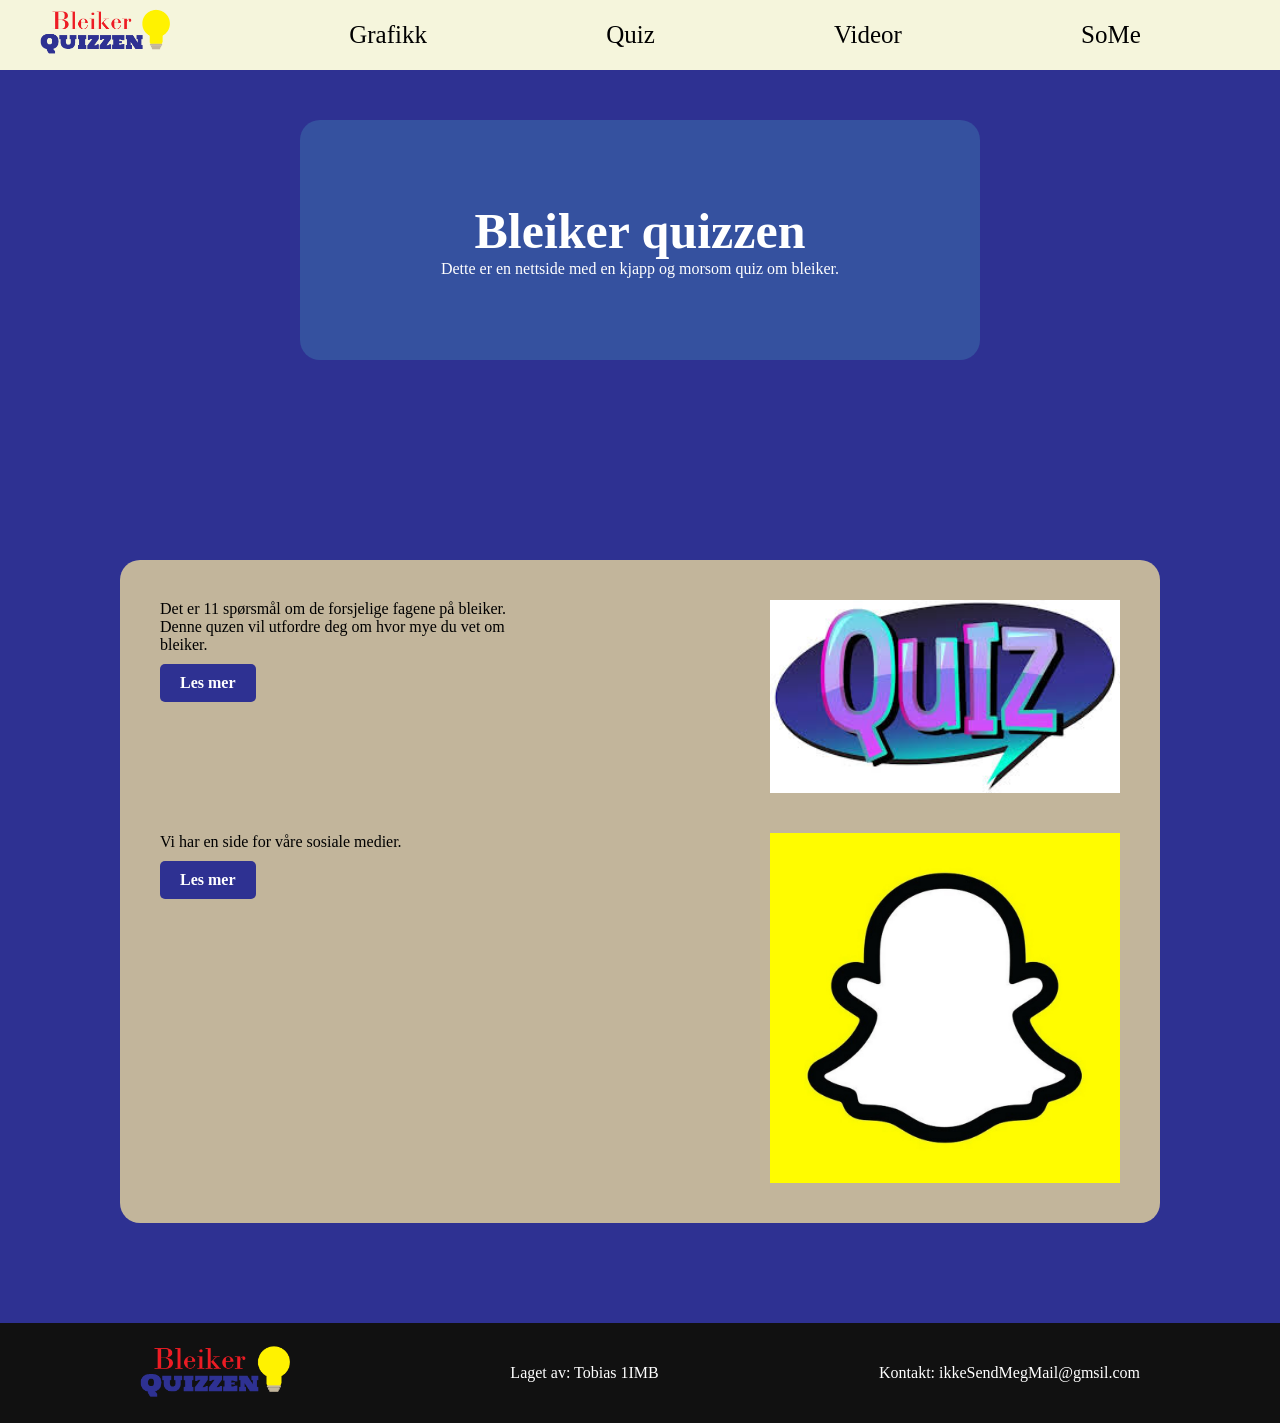
<file: index.html>
<html lang="nb">
<head>
    <meta charset="UTF-8">
    <meta name="viewport" content="width=device-width, initial-scale=1.0">
    <title>Document</title>
    <link rel="stylesheet" href="./css/main.css">
    <script src="./js/script.js" defer></script>
</head>
<body>
    <nav>
        <ul> 
            <div id="logoDiv">
                <li><a href="./index.html"><img src="./img/logo.png" alt="" id="Logo"></a></li>
            </div>
            <div id="linkTilHtml">
                <li><a href="./html/grafikk.html" class="Buttonsnav">Grafikk</a></li>
                <li><a href="./html/quiz.html" class="Buttonsnav">Quiz</a></li>
                <li><a href="./html/videoer.html" class="Buttonsnav">Videor</a></li> 
                <li><a href="./html/SoMe.html" class="Buttonsnav">SoMe</a></li>
            </div>
        </ul>
    </nav>
    <section class="hero">
        <h1 id="tilte">Bleiker quizzen</h1>
       <p>Dette er en nettside med en kjapp og morsom quiz om bleiker.</p>
        




    </section>
    
    <div id="mainbox">
        <div id="box1" class="box">
            <div id="textbox1" class="textbox">
                <p>Det er 11 spørsmål om de forsjelige fagene på bleiker. Denne quzen vil utfordre deg om hvor mye du vet om bleiker.</p>
                <a href="./html/quiz.html" class="button">Les mer</a>
            </div>
            <img src="./img/Quizimg.jpg" alt="" id="picture1" class="picture">
        
        </div>
       
        <div id="box2" class="box">
            <div id="textbox1" class="textbox">
                <p>Vi har en side for våre sosiale medier.</p>
                <a href="./html/SoMe.html" class="button">Les mer</a>
            </div>
            <img src="./img/sosialemedierbilde.jpg" alt="" id="picture2" class="picture">
            
        </div>
        
        

    </div>

    <footer id="footer">
    <div class="footer-content">
        <img src="../img/logo.png" alt="Logo" class="footer-logo">

        <p class="footer-center">Laget av: Tobias 1IMB</p>

        <p class="footer-right">Kontakt: ikkeSendMegMail@gmsil.com</p>
    </div>
</footer>















    
</body>
</html>
</file>
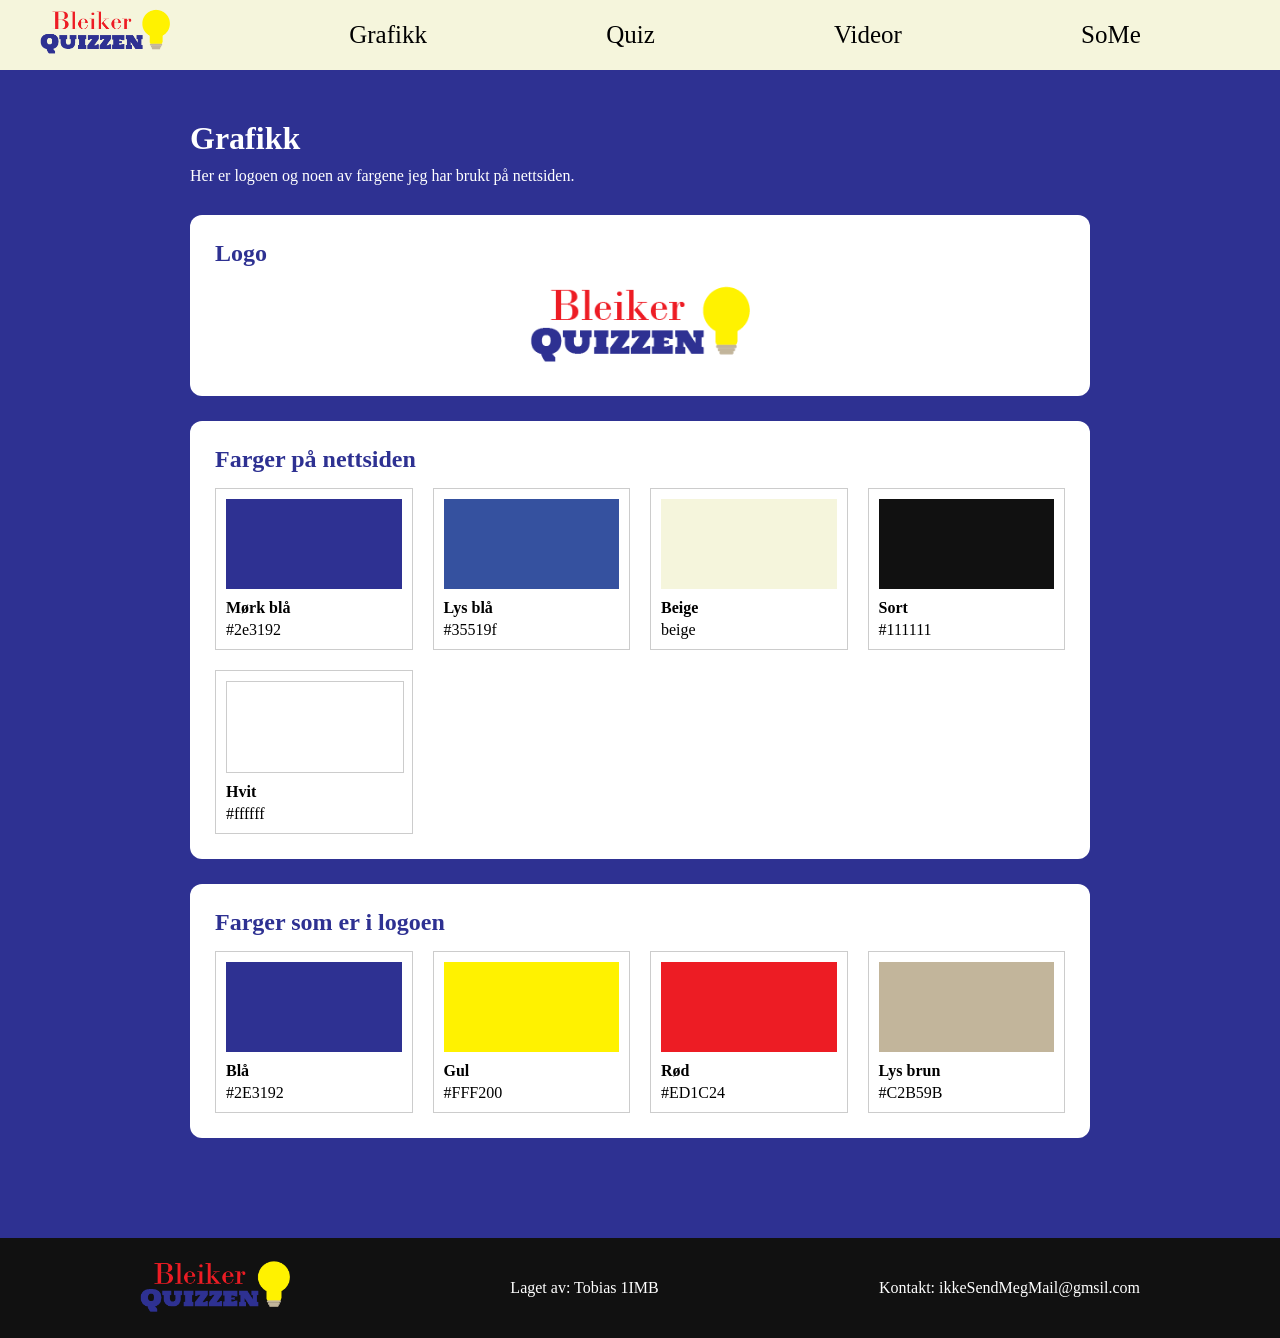
<file: html/grafikk.html>
<!DOCTYPE html>
<html lang="nb">
<head>
    <meta charset="UTF-8">
    <meta name="viewport" content="width=device-width, initial-scale=1.0">
    <title>Grafikk</title>
    <link rel="stylesheet" href="../css/grafikk.css">
    <link rel="stylesheet" href="../css/main.css">
</head>
<body>
    <nav>
        <ul>
            <div id="logoDiv">
                <li><a href="../index.html"><img src="../img/logo.png" alt="" id="Logo"></a></li>
            </div>
            <div id="linkTilHtml">
                <li><a href="../html/grafikk.html" class="Buttonsnav">Grafikk</a></li>
                <li><a href="../html/quiz.html" class="Buttonsnav">Quiz</a></li>
                <li><a href="../html/videoer.html" class="Buttonsnav">Videor</a></li>
                <li><a href="../html/SoMe.html" class="Buttonsnav">SoMe</a></li>
            </div>
        </ul>
    </nav>

    <main class="sidegrafikk">
        <h1>Grafikk</h1>
        <p class="intro">Her er logoen og noen av fargene jeg har brukt på nettsiden.</p>

        <section class="del">
            <h2>Logo</h2>
            <img src="../img/logo.png" alt="Logoen til nettsiden" class="logo">
        </section>

        <section class="del">
            <h2>Farger på nettsiden</h2>
            <div class="farger">
                <div class="kort">
                    <div class="farge vis-blaa"></div>
                    <p>Mørk blå</p>
                    <span>#2e3192</span>
                </div>
                <div class="kort">
                    <div class="farge vis-lysblaa"></div>
                    <p>Lys blå</p>
                    <span>#35519f</span>
                </div>
                <div class="kort">
                    <div class="farge vis-beige"></div>
                    <p>Beige</p>
                    <span>beige</span>
                </div>
                <div class="kort">
                    <div class="farge vis-sort"></div>
                    <p>Sort</p>
                    <span>#111111</span>
                </div>
                <div class="kort">
                    <div class="farge vis-hvit"></div>
                    <p>Hvit</p>
                    <span>#ffffff</span>
                </div>
            </div>
        </section>

        <section class="del">
            <h2>Farger som er i logoen</h2>
            <div class="farger">
                <div class="kort">
                    <div class="farge vis-logo-blaa"></div>
                    <p>Blå</p>
                    <span>#2E3192</span>
                </div>
                <div class="kort">
                    <div class="farge vis-logo-gul"></div>
                    <p>Gul</p>
                    <span>#FFF200</span>
                </div>
                <div class="kort">
                    <div class="farge vis-logo-roed"></div>
                    <p>Rød</p>
                    <span>#ED1C24</span>
                </div>
                <div class="kort">
                    <div class="farge vis-logo-beige"></div>
                    <p>Lys brun</p>
                    <span>#C2B59B</span>
                </div>
            </div>
        </section>
    </main>

    <footer id="footer">
        <div class="footer-content">
            <img src="../img/logo.png" alt="Logo" class="footer-logo">
            <p class="footer-center">Laget av: Tobias 1IMB</p>
            <p class="footer-right">Kontakt: ikkeSendMegMail@gmsil.com</p>
        </div>
    </footer>
</body>
</html>
</file>
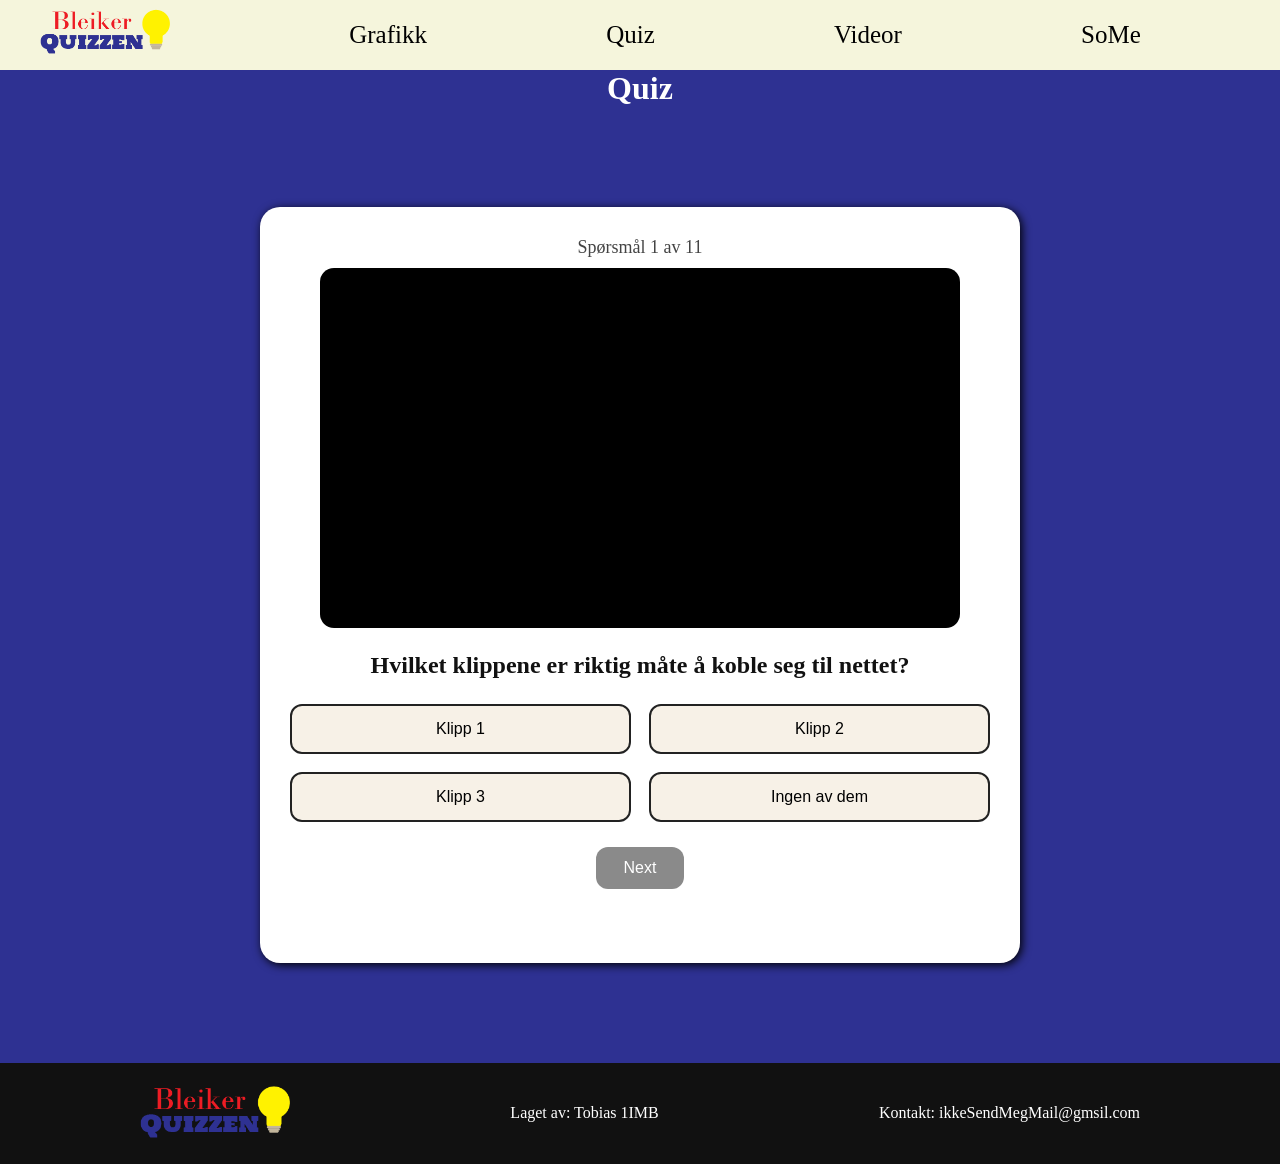
<file: html/quiz.html>
<!DOCTYPE html>
<html lang="nb">
<head>
    <meta charset="UTF-8">
    <meta name="viewport" content="width=device-width, initial-scale=1.0">
    <title>Quiz</title>
    <link rel="stylesheet" href="../css/quiz.css">
    <link rel="stylesheet" href="../css/main.css">
    <script src="../js/script.js" defer></script>
</head>
<body>
    <nav>
        <ul>
            <div id="logoDiv">
                <li><a href="../index.html"><img src="../img/logo.png" alt="" id="Logo"></a></li>
            </div>
            <div id="linkTilHtml">
                <li><a href="../html/grafikk.html" class="Buttonsnav">Grafikk</a></li>
                <li><a href="../html/quiz.html" class="Buttonsnav">Quiz</a></li>
                <li><a href="../html/videoer.html" class="Buttonsnav">Videor</a></li>
                <li><a href="../html/SoMe.html" class="Buttonsnav">SoMe</a></li>
            </div>
        </ul>
    </nav>

    <div class="sidequiz">
        <h1>Quiz</h1>
        <div id="boks">
            <div id="innhold">
                <p id="status"></p>
                <div id="media"></div>
                <h2 id="sporsmal"></h2>
                <div id="valg"></div>
                <button id="neste">Next</button>
                <button id="start-pa-nytt">Prøv på nytt</button>
                <p id="melding"></p>

                <div id="lagring">
                    <label for="navn">Navn</label>
                    <input type="text" id="navn" placeholder="Skriv navnet ditt">
                    <button id="lagre-score">Lagre score</button>
                </div>

                <div id="toppliste">
                    <h3>Scoreboard</h3>
                    <ol id="liste"></ol>
                </div>
            </div>
        </div>
    </div>

    <footer id="footer">
        <div class="footer-content">
            <img src="../img/logo.png" alt="Logo" class="footer-logo">
            <p class="footer-center">Laget av: Tobias 1IMB</p>
            <p class="footer-right">Kontakt: ikkeSendMegMail@gmsil.com</p>
        </div>
    </footer>
</body>
</html>
</file>
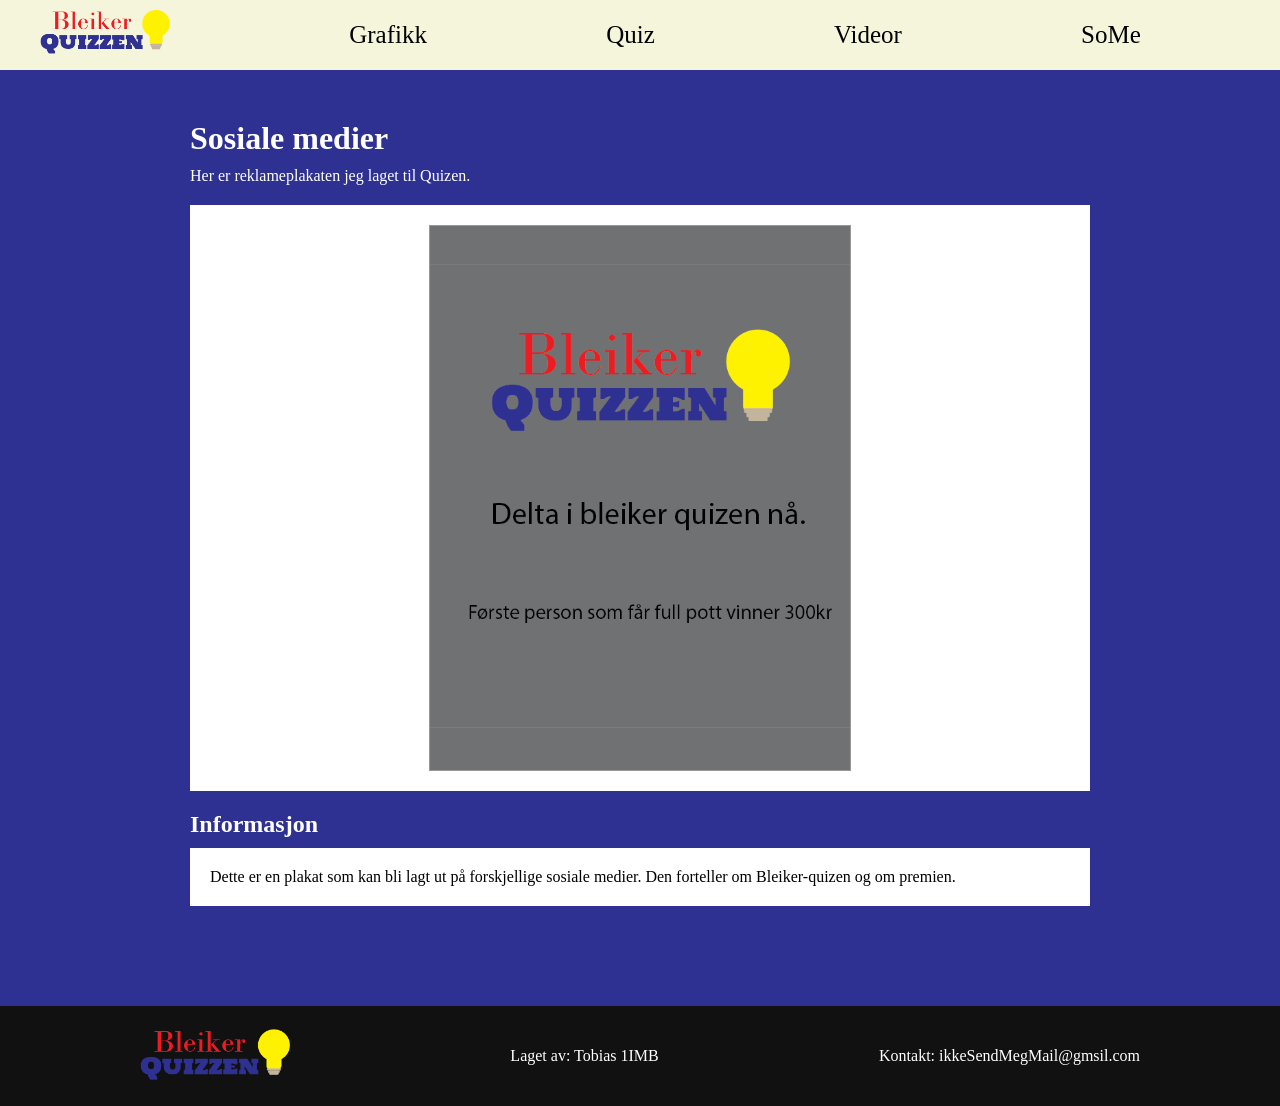
<file: html/SoMe.html>
<!DOCTYPE html>
<html lang="nb">
<head>
    <meta charset="UTF-8">
    <meta name="viewport" content="width=device-width, initial-scale=1.0">
    <title>SoMe</title>
    <link rel="stylesheet" href="../css/some.css">
    <link rel="stylesheet" href="../css/main.css">
</head>
<body>
    <nav>
        <ul>
            <div id="logoDiv">
                <li><a href="../index.html"><img src="../img/logo.png" alt="" id="Logo"></a></li>
            </div>
            <div id="linkTilHtml">
                <li><a href="../html/grafikk.html" class="Buttonsnav">Grafikk</a></li>
                <li><a href="../html/quiz.html" class="Buttonsnav">Quiz</a></li>
                <li><a href="../html/videoer.html" class="Buttonsnav">Videor</a></li>
                <li><a href="../html/SoMe.html" class="Buttonsnav">SoMe</a></li>
            </div>
        </ul>
    </nav>

    <main class="side">
        <h1>Sosiale medier</h1>
        <p class="intro">Her er reklameplakaten jeg laget til Quizen.</p>

        <section class="plakat">
            <img src="../img/Reklameplakkat.png" alt="Reklameplakat" class="plakatbilde">
        </section>

        <section class="info">
            <h2>Informasjon</h2>
            <div class="infoboks">
                <p>Dette er en plakat som kan bli lagt ut på forskjellige sosiale medier. Den forteller om Bleiker-quizen og om premien.</p>
            </div>
        </section>
    </main>

    <footer id="footer">
        <div class="footer-content">
            <img src="../img/logo.png" alt="Logo" class="footer-logo">
            <p class="footer-center">Laget av: Tobias 1IMB</p>
            <p class="footer-right">Kontakt: ikkeSendMegMail@gmsil.com</p>
        </div>
    </footer>
</body>
</html>
</file>
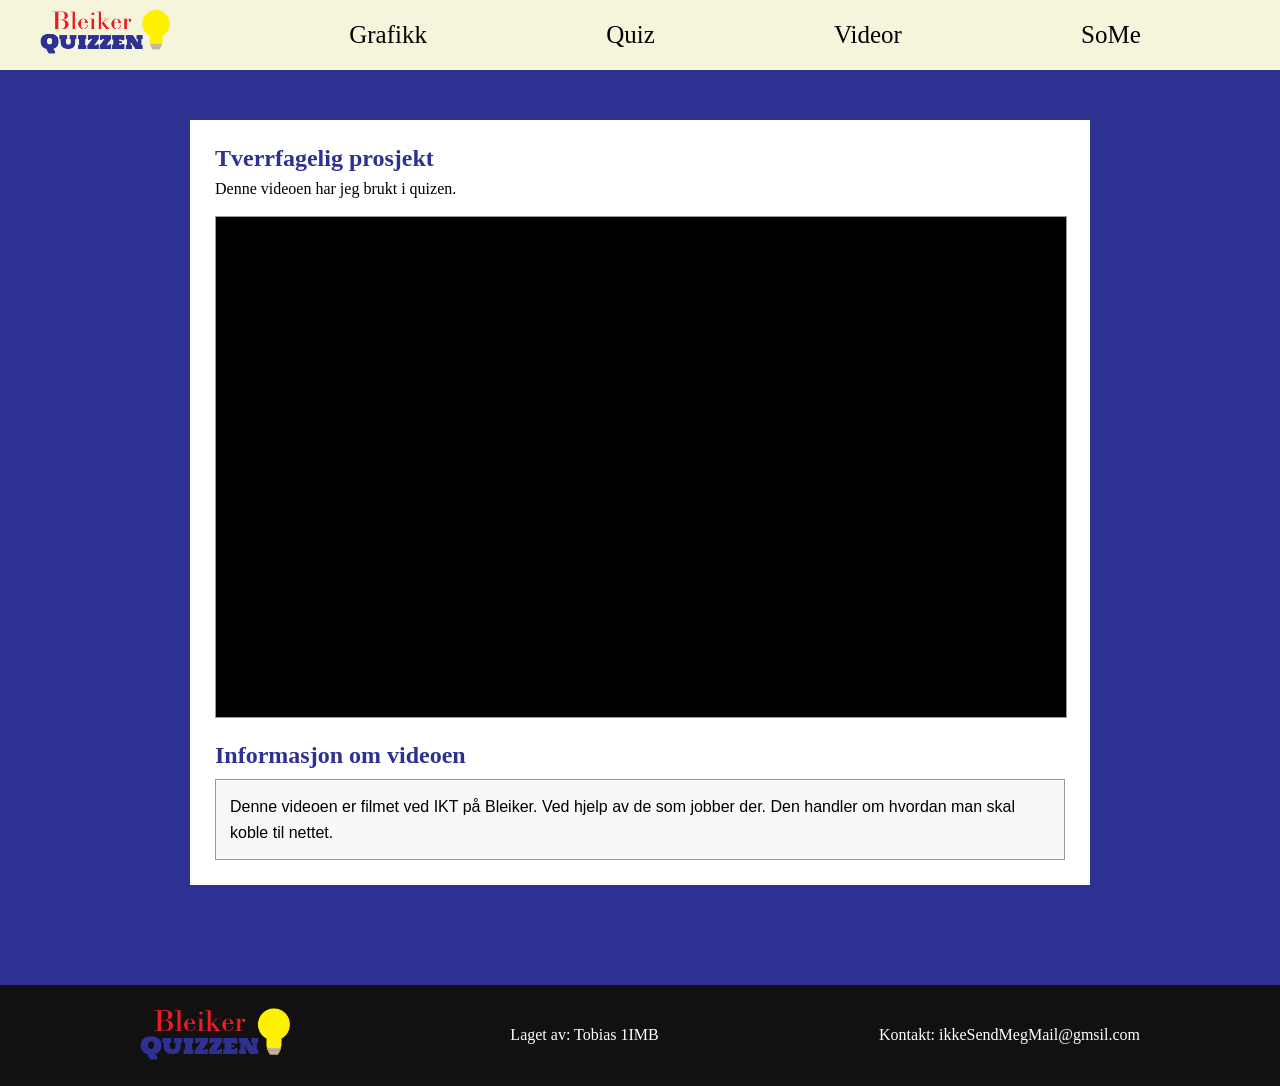
<file: html/videoer.html>
<!DOCTYPE html>
<html lang="nb">
<head>
    <meta charset="UTF-8">
    <meta name="viewport" content="width=device-width, initial-scale=1.0">
    <title>Videoer</title>
    <link rel="stylesheet" href="../css/main.css">
</head>
<body>
    <nav>
        <ul>
            <div id="logoDiv">
                <li><a href="../index.html"><img src="../img/logo.png" alt="" id="Logo"></a></li>
            </div>
            <div id="linkTilHtml">
                <li><a href="../html/grafikk.html" class="Buttonsnav">Grafikk</a></li>
                <li><a href="../html/quiz.html" class="Buttonsnav">Quiz</a></li>
                <li><a href="../html/videoer.html" class="Buttonsnav">Videor</a></li>
                <li><a href="../html/SoMe.html" class="Buttonsnav">SoMe</a></li>
            </div>
        </ul>
    </nav>

    <main class="videoside">
        <section class="videoboks">
            <h1>Tverrfagelig prosjekt</h1>
            <p>Denne videoen har jeg brukt i quizen.</p>
            <div class="film">
                <iframe
                    src="https://drive.google.com/file/d/159pK47cnHpPJhpwnUNavPq-AstVIO68z/preview"
                    allow="autoplay">
                </iframe>
            </div>
            <div class="infofelt">
                <h2>Informasjon om videoen</h2>
                <div class="infoboks-video">
                    <p>Denne videoen er filmet ved IKT på Bleiker. Ved hjelp av de som jobber der. Den handler om hvordan man skal koble til nettet.</p>
                </div>
            </div>
        </section>
    </main>

    <footer id="footer">
        <div class="footer-content">
            <img src="../img/logo.png" alt="Logo" class="footer-logo">
            <p class="footer-center">Laget av: Tobias 1IMB</p>
            <p class="footer-right">Kontakt: ikkeSendMegMail@gmsil.com</p>
        </div>
    </footer>
</body>
</html>
</file>
<file: css/main.css>
*{
    margin: 0;
}

nav{
    background-color: beige;
    height: 70px;
}

ul{
    height: 100%;
    width: 100%;
    display: flex;
    list-style-type: none;
    justify-content: space-between;
    align-items: center;
}

#linkTilHtml{
    display: flex;
    justify-content: space-evenly;
    width: 100%;
}


footer{
    background-color: black;
    color: white;
    margin-top: 100px;
}
#Logo{
    width: 130px;
}
.Buttonsnav{
    color: black;
    text-decoration: none;  
    font-size: 25px;
    transition: transform 0.2s ease; 
}
.Buttonsnav:hover{
    text-decoration: underline;
    /* transform: scale(1.2); */
}
#tilte{
    color: rgb(255, 255, 255);
    text-align: center;
    margin: 0px;
    font-size: 50px;
}
.Buttonhomepage{
    border-radius: 20px;
    padding: 10px;
    background-color: black;
    color: white;
}

.container{
    display: flex;
    justify-content: center;
    gap: 30px;
    width: 100%;
    margin-top: 20px;
    width: 100%;
}
body{
    background-color: #2e3192;
    overflow-x: hidden;
}

.hero {
    background-color: #35519f;
    color: white;
    width: 50%;
    height: 200px;
    display: flex;
    justify-content: center;
    align-items: center;
    margin: 0 auto;
    flex-direction: column;
    margin-top: 50px;
    padding: 20px;
    border-radius: 20px;
}

#footer {
    background-color: #111;
    color: white;
    padding: 20px 0;
}

.footer-content {
    max-width: 1000px;
    margin: 0 auto;
    padding: 0 20px;
    display: flex;
    align-items: center;
    justify-content: space-between;
}
.footer-center {
    text-align: center;
    flex: 1; 
}
.footer-right {
    text-align: right;
}
.footer-logo {
    width: 150px;
}
.footer-content p {
    margin: 0;
}
#textbox1{
    width: 100px;
}
.picture{
    width: 350px;
    display: flex;
    margin-left: 200px;
}
.box {
    display: flex;
    align-items: center;
    gap: 20px;
    padding: 20px;
    
}
.textbox {
    flex: 1;
    height: 70%;
}
#mainbox{
    margin: 0 auto;
    margin-top: 200px;
    background-color: c2b59b;
    max-width: 1000px;
    padding: 20px;
    border-radius: 20px;

}
.box {
    display: flex;
    align-items: flex-start;
    gap: 20px;
}
.button {
    display: inline-block;
    padding: 10px 20px;
    margin-top: 10px;
    background-color: #2e3192;
    color: white;
    text-decoration: none;
    border-radius: 5px;
    font-weight: bold;
    transition: background-color 0.3s;
}

.button:hover {
    background-color: #0056b3;
}

.videoside {
    width: min(900px, 92%);
    margin: 50px auto 0;
}

.videoboks {
    background-color: white;
    color: black;
    padding: 25px;
}

.videoboks h1 {
    color: #2e3192;
    margin-bottom: 8px;
}

.videoboks p {
    margin-bottom: 18px;
}

.film iframe {
    width: 100%;
    height: 500px;
    border: 1px solid #999;
    background-color: black;
}

.infofelt {
    margin-top: 20px;
}

.infofelt h2 {
    color: #2e3192;
    margin-bottom: 10px;
}

.infoboks-video {
    width: 100%;
    padding: 14px;
    border: 1px solid #999;
    font-size: 16px;
    font-family: Arial, sans-serif;
    box-sizing: border-box;
    background-color: #f8f8f8;
}

.infoboks-video p {
    line-height: 1.6;
    margin: 0;
}

@media (max-width: 700px) {
    .videoboks {
        padding: 18px;
    }

    .film iframe {
        height: 240px;
    }
}
</file>
<file: css/grafikk.css>
.sidegrafikk {
    width: min(900px, 90%);
    margin: 50px auto 0;
    color: white;
}

.sidegrafikk h1 {
    margin-bottom: 10px;
}

.intro {
    margin-bottom: 30px;
}

.del {
    background-color: white;
    color: black;
    padding: 25px;
    margin-bottom: 25px;
    border-radius: 12px;
}

.del h2 {
    margin-bottom: 15px;
    color: #2e3192;
}

.logo {
    width: 220px;
    max-width: 100%;
    display: block;
    margin: 0 auto;
}

.farger {
    display: grid;
    grid-template-columns: repeat(auto-fit, minmax(160px, 1fr));
    gap: 20px;
}

.kort {
    padding: 10px;
    border: 1px solid #ccc;
}

.farge {
    width: 100%;
    height: 90px;
    margin-bottom: 10px;
}

.kort p {
    margin-bottom: 4px;
    font-weight: bold;
}

.vis-blaa {
    background-color: #2e3192;
}

.vis-lysblaa {
    background-color: #35519f;
}

.vis-beige {
    background-color: beige;
}

.vis-sort {
    background-color: #111111;
}

.vis-hvit {
    background-color: #ffffff;
    border: 1px solid #ccc;
}

.vis-logo-blaa {
    background-color: #2e3192;
}

.vis-logo-gul {
    background-color: #fff200;
}

.vis-logo-roed {
    background-color: #ed1c24;
}

.vis-logo-beige {
    background-color: #c2b59b;
}

@media (max-width: 700px) {
    .sidegrafikk {
        width: 92%;
    }
}
</file>
<file: css/quiz.css>
#boks {
    box-shadow: 2px 2px 10px black;
    display: flex;
    flex-direction: column;
    justify-content: center;
    align-items: center;
    width: min(700px, 90%);
    border-radius: 20px;
    min-height: 320px;
    background-color: white;
    margin-top: 100px;
    padding: 30px;
}

#innhold {
    width: 100%;
    text-align: center;
}

#status {
    font-size: 18px;
    margin-bottom: 10px;
    color: #444;
}

#sporsmal {
    margin-bottom: 25px;
    color: #111;
}

#media {
    display: none;
    margin-bottom: 20px;
}

#media iframe {
    width: min(100%, 640px);
    height: 360px;
    border: none;
    border-radius: 14px;
    background-color: black;
}

#valg {
    display: grid;
    grid-template-columns: repeat(2, minmax(180px, 1fr));
    gap: 18px;
    margin-bottom: 25px;
}

#valg button {
    padding: 14px 18px;
    border: 2px solid #222;
    border-radius: 12px;
    background-color: #f7f1e7;
    cursor: pointer;
    font-size: 16px;
    transition: background-color 0.2s ease, color 0.2s ease, transform 0.2s ease;
}

#valg button:hover {
    background-color: #e8dcc5;
    transform: translateY(-2px);
}

#valg button.selected {
    background-color: #222;
    color: white;
}

#valg button.correct {
    background-color: #2e8b57;
    border-color: #2e8b57;
    color: white;
}

#valg button.wrong {
    background-color: #c0392b;
    border-color: #c0392b;
    color: white;
}

#valg button:disabled {
    cursor: default;
    opacity: 1;
    transform: none;
}

#neste {
    padding: 12px 28px;
    border: none;
    border-radius: 12px;
    background-color: #2e3192;
    color: white;
    font-size: 16px;
    cursor: pointer;
}

#start-pa-nytt {
    padding: 12px 28px;
    border: none;
    border-radius: 12px;
    background-color: #444;
    color: white;
    font-size: 16px;
    cursor: pointer;
    display: none;
    margin-top: 12px;
}

#neste:disabled {
    background-color: #8a8a8a;
    cursor: not-allowed;
}

#melding {
    margin-top: 20px;
    font-size: 20px;
    font-weight: bold;
    color: #111;
    min-height: 24px;
}

#lagring {
    display: none;
    margin-top: 20px;
}

#lagring label {
    display: block;
    margin-bottom: 8px;
    color: #111;
    font-weight: bold;
}

#navn {
    width: min(100%, 320px);
    padding: 12px;
    border: 2px solid #2e3192;
    border-radius: 10px;
    margin-bottom: 12px;
    font-size: 16px;
}

#lagre-score {
    display: block;
    margin: 0 auto;
    padding: 12px 20px;
    border: none;
    border-radius: 12px;
    background-color: #2e3192;
    color: white;
    font-size: 16px;
    cursor: pointer;
}

#toppliste {
    display: none;
    margin-top: 25px;
    text-align: left;
    border-top: 2px solid #ddd;
    padding-top: 20px;
}

#toppliste h3 {
    margin-bottom: 10px;
    color: #111;
}

#liste {
    padding-left: 20px;
    color: #111;
}

#liste li {
    margin-bottom: 8px;
}

h1 {
    text-align: center;
    color: white;
}

.sidequiz {
    display: flex;
    flex-direction: column;
    align-items: center;
}

@media (max-width: 700px) {
    #valg {
        grid-template-columns: 1fr;
    }

    #boks {
        padding: 20px;
    }

    #media iframe {
        height: 220px;
    }
}
</file>
<file: css/some.css>
.side {
    width: min(900px, 92%);
    margin: 50px auto 0;
    color: white;
}

.side h1 {
    margin-bottom: 10px;
}

.intro {
    margin-bottom: 20px;
}

.plakat {
    background-color: white;
    padding: 20px;
}

.plakatbilde {
    width: min(100%, 420px);
    display: block;
    margin: 0 auto;
    border: 1px solid #999;
}

.info {
    margin-top: 20px;
}

.info h2 {
    margin-bottom: 10px;
}

.infoboks {
    background-color: white;
    color: black;
    padding: 20px;
}

@media (max-width: 700px) {
    .side {
        width: 94%;
    }

    .plakat {
        padding: 15px;
    }
}
</file>
